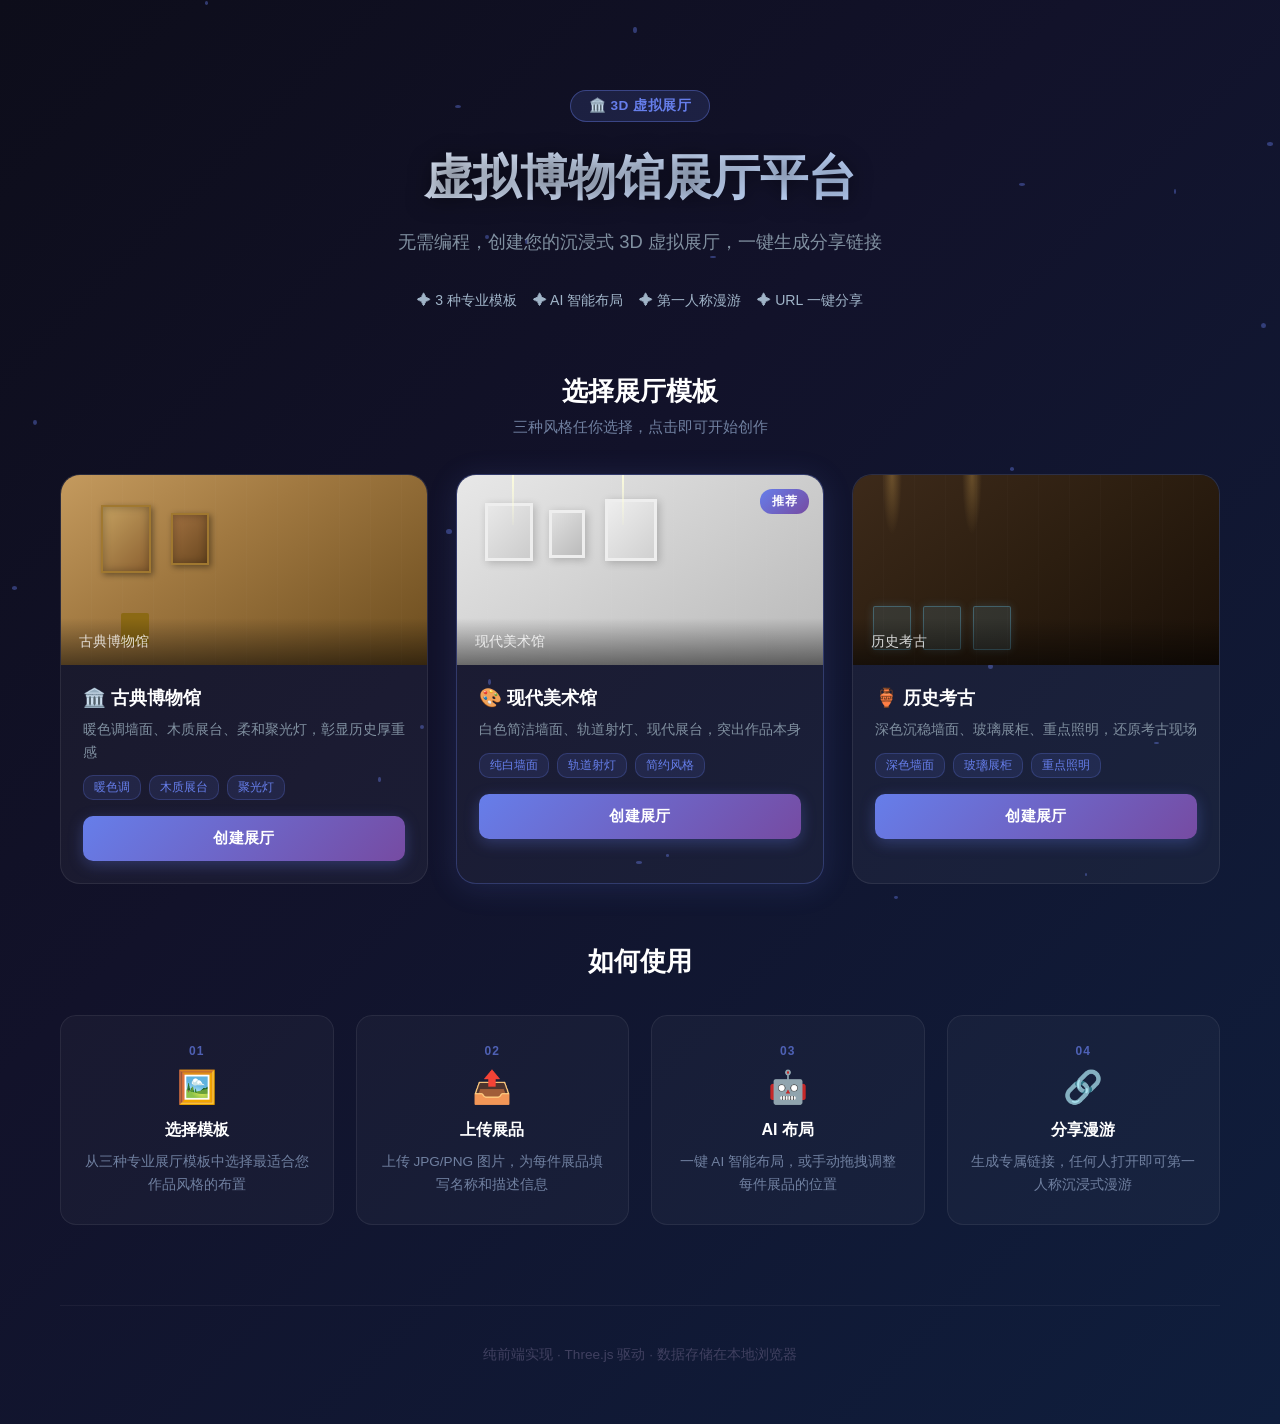
<file: index.html>
<!DOCTYPE html>
<html lang="zh-CN">
<head>
  <meta charset="UTF-8">
  <meta name="viewport" content="width=device-width, initial-scale=1.0">
  <title>虚拟博物馆展厅平台</title>
  <link rel="stylesheet" href="css/main.css">
</head>
<body>
  <!-- 背景粒子效果 -->
  <div class="bg-particles" id="bgParticles"></div>

  <div class="container">
    <header class="header">
      <div class="header-badge">🏛️ 3D 虚拟展厅</div>
      <h1>虚拟博物馆展厅平台</h1>
      <p class="subtitle">无需编程，创建您的沉浸式 3D 虚拟展厅，一键生成分享链接</p>
      <div class="header-features">
        <span class="feature-tag">✦ 3 种专业模板</span>
        <span class="feature-tag">✦ AI 智能布局</span>
        <span class="feature-tag">✦ 第一人称漫游</span>
        <span class="feature-tag">✦ URL 一键分享</span>
      </div>
    </header>

    <main class="main-content">
      <section class="templates-section">
        <h2>选择展厅模板</h2>
        <p class="section-subtitle">三种风格任你选择，点击即可开始创作</p>
        <div class="templates-grid">
          <!-- 古典博物馆 -->
          <div class="template-card" data-template="classical">
            <div class="template-preview template-classical">
              <div class="preview-scene preview-classical-scene">
                <div class="preview-wall"></div>
                <div class="preview-frame f1"></div>
                <div class="preview-frame f2"></div>
                <div class="preview-pedestal p1"></div>
              </div>
              <div class="preview-overlay">
                <span class="preview-label">古典博物馆</span>
              </div>
            </div>
            <div class="template-info">
              <h3>🏛️ 古典博物馆</h3>
              <p>暖色调墙面、木质展台、柔和聚光灯，彰显历史厚重感</p>
              <div class="template-tags">
                <span class="tag">暖色调</span>
                <span class="tag">木质展台</span>
                <span class="tag">聚光灯</span>
              </div>
            </div>
            <button class="btn btn-primary select-template">创建展厅</button>
          </div>

          <!-- 现代美术馆 -->
          <div class="template-card featured" data-template="modern">
            <div class="card-badge">推荐</div>
            <div class="template-preview template-modern">
              <div class="preview-scene preview-modern-scene">
                <div class="preview-wall"></div>
                <div class="preview-frame f1"></div>
                <div class="preview-frame f2"></div>
                <div class="preview-frame f3"></div>
                <div class="preview-spotlight sl1"></div>
                <div class="preview-spotlight sl2"></div>
              </div>
              <div class="preview-overlay">
                <span class="preview-label">现代美术馆</span>
              </div>
            </div>
            <div class="template-info">
              <h3>🎨 现代美术馆</h3>
              <p>白色简洁墙面、轨道射灯、现代展台，突出作品本身</p>
              <div class="template-tags">
                <span class="tag">纯白墙面</span>
                <span class="tag">轨道射灯</span>
                <span class="tag">简约风格</span>
              </div>
            </div>
            <button class="btn btn-primary select-template">创建展厅</button>
          </div>

          <!-- 历史考古 -->
          <div class="template-card" data-template="archaeological">
            <div class="template-preview template-archaeological">
              <div class="preview-scene preview-arch-scene">
                <div class="preview-wall"></div>
                <div class="preview-glass g1"></div>
                <div class="preview-glass g2"></div>
                <div class="preview-glass g3"></div>
                <div class="preview-light-beam lb1"></div>
                <div class="preview-light-beam lb2"></div>
              </div>
              <div class="preview-overlay">
                <span class="preview-label">历史考古</span>
              </div>
            </div>
            <div class="template-info">
              <h3>🏺 历史考古</h3>
              <p>深色沉稳墙面、玻璃展柜、重点照明，还原考古现场</p>
              <div class="template-tags">
                <span class="tag">深色墙面</span>
                <span class="tag">玻璃展柜</span>
                <span class="tag">重点照明</span>
              </div>
            </div>
            <button class="btn btn-primary select-template">创建展厅</button>
          </div>
        </div>
      </section>

      <!-- 草稿区域 -->
      <section class="draft-section" id="draftSection" style="display: none;">
        <div class="draft-icon">📋</div>
        <h2>继续编辑</h2>
        <div class="draft-card">
          <p>您有一个未完成的展厅草稿</p>
          <p class="draft-info" id="draftInfo"></p>
          <div class="draft-actions">
            <button class="btn btn-secondary" id="continueDraft">继续编辑</button>
            <button class="btn btn-ghost" id="discardDraft">丢弃草稿</button>
          </div>
        </div>
      </section>

      <!-- 使用说明 -->
      <section class="howto-section">
        <h2>如何使用</h2>
        <div class="steps-grid">
          <div class="step-card">
            <div class="step-number">01</div>
            <div class="step-icon">🖼️</div>
            <h3>选择模板</h3>
            <p>从三种专业展厅模板中选择最适合您作品风格的布置</p>
          </div>
          <div class="step-card">
            <div class="step-number">02</div>
            <div class="step-icon">📤</div>
            <h3>上传展品</h3>
            <p>上传 JPG/PNG 图片，为每件展品填写名称和描述信息</p>
          </div>
          <div class="step-card">
            <div class="step-number">03</div>
            <div class="step-icon">🤖</div>
            <h3>AI 布局</h3>
            <p>一键 AI 智能布局，或手动拖拽调整每件展品的位置</p>
          </div>
          <div class="step-card">
            <div class="step-number">04</div>
            <div class="step-icon">🔗</div>
            <h3>分享漫游</h3>
            <p>生成专属链接，任何人打开即可第一人称沉浸式漫游</p>
          </div>
        </div>
      </section>
    </main>

    <footer class="footer">
      <p>纯前端实现 · Three.js 驱动 · 数据存储在本地浏览器</p>
    </footer>
  </div>

  <script src="js/utils/Storage.js"></script>
  <script src="js/app.js"></script>
  <script>
    // 丢弃草稿按钮
    const discardBtn = document.getElementById('discardDraft');
    if (discardBtn) {
      discardBtn.addEventListener('click', () => {
        if (confirm('确定要丢弃草稿吗？')) {
          Storage.clearDraft();
          document.getElementById('draftSection').style.display = 'none';
        }
      });
    }

    // 背景粒子
    (function() {
      const container = document.getElementById('bgParticles');
      if (!container) return;
      for (let i = 0; i < 30; i++) {
        const dot = document.createElement('div');
        dot.className = 'particle';
        dot.style.cssText = `
          left: ${Math.random() * 100}%;
          top: ${Math.random() * 100}%;
          width: ${Math.random() * 4 + 2}px;
          height: ${Math.random() * 4 + 2}px;
          animation-delay: ${Math.random() * 6}s;
          animation-duration: ${Math.random() * 4 + 4}s;
        `;
        container.appendChild(dot);
      }
    })();
  </script>
</body>
</html>
</file>
<file: css/main.css>
/* ============================================
   基础样式重置
   ============================================ */
* {
  margin: 0;
  padding: 0;
  box-sizing: border-box;
}

body {
  font-family: -apple-system, BlinkMacSystemFont, "Segoe UI", Roboto, "Helvetica Neue", Arial, "PingFang SC", "Microsoft YaHei", sans-serif;
  background: linear-gradient(135deg, #0d0d1a 0%, #12122a 40%, #0f1e3d 100%);
  min-height: 100vh;
  color: #e0e0e0;
  position: relative;
  overflow-x: hidden;
}

/* 背景粒子 */
.bg-particles {
  position: fixed;
  top: 0;
  left: 0;
  width: 100%;
  height: 100%;
  pointer-events: none;
  z-index: 0;
}

.particle {
  position: absolute;
  background: rgba(102, 126, 234, 0.4);
  border-radius: 50%;
  animation: floatParticle linear infinite;
}

@keyframes floatParticle {
  0% { transform: translateY(0) scale(1); opacity: 0.6; }
  50% { opacity: 1; }
  100% { transform: translateY(-60px) scale(0.5); opacity: 0; }
}

.container {
  max-width: 1200px;
  margin: 0 auto;
  padding: 20px;
  position: relative;
  z-index: 1;
}

/* ============================================
   头部样式
   ============================================ */
.header {
  text-align: center;
  padding: 70px 20px 50px;
}

.header-badge {
  display: inline-block;
  background: rgba(102, 126, 234, 0.15);
  border: 1px solid rgba(102, 126, 234, 0.4);
  color: #667eea;
  font-size: 0.85rem;
  font-weight: 600;
  padding: 6px 18px;
  border-radius: 20px;
  margin-bottom: 24px;
  letter-spacing: 0.5px;
}

.header h1 {
  font-size: 3rem;
  font-weight: 700;
  color: #ffffff;
  margin-bottom: 16px;
  text-shadow: 0 2px 20px rgba(0, 0, 0, 0.5);
  background: linear-gradient(135deg, #ffffff 0%, #a0c4ff 100%);
  -webkit-background-clip: text;
  -webkit-text-fill-color: transparent;
  background-clip: text;
}

.header .subtitle {
  font-size: 1.15rem;
  color: #8090a0;
  font-weight: 300;
  max-width: 560px;
  margin: 0 auto 30px;
  line-height: 1.7;
}

.header-features {
  display: flex;
  gap: 16px;
  justify-content: center;
  flex-wrap: wrap;
}

.feature-tag {
  font-size: 0.88rem;
  color: #a0b4c8;
  padding: 4px 0;
}

/* ============================================
   主内容区
   ============================================ */
.main-content {
  padding: 10px 0 40px;
}

/* 模板区标题 */
.templates-section h2,
.howto-section h2 {
  text-align: center;
  font-size: 1.6rem;
  margin-bottom: 8px;
  color: #ffffff;
  font-weight: 600;
}

.section-subtitle {
  text-align: center;
  color: #7080a0;
  font-size: 0.95rem;
  margin-bottom: 36px;
}

/* ============================================
   模板网格
   ============================================ */
.templates-grid {
  display: grid;
  grid-template-columns: repeat(auto-fit, minmax(320px, 1fr));
  gap: 28px;
  margin-bottom: 60px;
}

/* ============================================
   模板卡片
   ============================================ */
.template-card {
  background: rgba(255, 255, 255, 0.04);
  border-radius: 20px;
  overflow: hidden;
  border: 1px solid rgba(255, 255, 255, 0.08);
  transition: transform 0.35s ease, box-shadow 0.35s ease, border-color 0.35s ease;
  position: relative;
}

.template-card:hover {
  transform: translateY(-8px);
  box-shadow: 0 20px 60px rgba(0, 0, 0, 0.4);
  border-color: rgba(102, 126, 234, 0.35);
}

.template-card.featured {
  border-color: rgba(102, 126, 234, 0.3);
  box-shadow: 0 4px 30px rgba(102, 126, 234, 0.15);
}

.card-badge {
  position: absolute;
  top: 14px;
  right: 14px;
  background: linear-gradient(135deg, #667eea, #764ba2);
  color: #fff;
  font-size: 0.75rem;
  font-weight: 700;
  padding: 4px 12px;
  border-radius: 12px;
  z-index: 10;
  letter-spacing: 0.5px;
}

/* 模板预览区 */
.template-preview {
  height: 190px;
  width: 100%;
  position: relative;
  overflow: hidden;
}

/* 预览覆盖层 */
.preview-overlay {
  position: absolute;
  bottom: 0;
  left: 0;
  right: 0;
  padding: 14px 18px;
  background: linear-gradient(0deg, rgba(0,0,0,0.5) 0%, transparent 100%);
}

.preview-label {
  font-size: 0.85rem;
  color: rgba(255,255,255,0.8);
  font-weight: 500;
}

/* 三种模板背景 */
.template-classical {
  background: linear-gradient(145deg, #c49a5e 0%, #a07840 40%, #6b4c1e 100%);
}

.template-modern {
  background: linear-gradient(145deg, #e8e8e8 0%, #d0d0d0 50%, #b8b8b8 100%);
}

.template-archaeological {
  background: linear-gradient(145deg, #3d2a1a 0%, #2c1e10 50%, #1a1008 100%);
}

/* 预览场景元素 */
.preview-scene {
  position: absolute;
  inset: 0;
  overflow: hidden;
}

/* 古典 */
.preview-wall {
  position: absolute;
  inset: 0;
  opacity: 0.1;
  background: repeating-linear-gradient(
    90deg, transparent 0px, transparent 30px, rgba(255,255,255,0.15) 30px, rgba(255,255,255,0.15) 31px
  );
}

.preview-classical-scene .preview-frame {
  position: absolute;
  background: #8b6914;
  border: 2px solid #a07830;
  box-shadow: inset 0 0 8px rgba(0,0,0,0.3), 2px 2px 6px rgba(0,0,0,0.4);
}
.preview-classical-scene .f1 { width: 50px; height: 68px; top: 30px; left: 40px; background: linear-gradient(135deg, #c4a060, #8b6030); }
.preview-classical-scene .f2 { width: 38px; height: 52px; top: 38px; left: 110px; background: linear-gradient(135deg, #a07040, #6b4820); }
.preview-classical-scene .preview-pedestal { position: absolute; background: #8b6914; border-radius: 2px; }
.preview-classical-scene .p1 { width: 28px; height: 32px; bottom: 20px; left: 60px; }

/* 现代 */
.preview-modern-scene .preview-frame {
  position: absolute;
  background: #ddd;
  border: 3px solid #eee;
  box-shadow: 2px 2px 8px rgba(0,0,0,0.2);
}
.preview-modern-scene .f1 { width: 48px; height: 58px; top: 28px; left: 28px; background: linear-gradient(135deg, #e8e8e8, #ccc); }
.preview-modern-scene .f2 { width: 36px; height: 48px; top: 35px; left: 92px; background: linear-gradient(135deg, #e0e0e0, #bbb); }
.preview-modern-scene .f3 { width: 52px; height: 62px; top: 24px; left: 148px; background: linear-gradient(135deg, #eee, #d0d0d0); }
.preview-spotlight {
  position: absolute;
  width: 2px;
  background: linear-gradient(180deg, rgba(255,255,220,0.9) 0%, rgba(255,255,200,0.1) 100%);
  top: 0;
}
.preview-modern-scene .sl1 { height: 50px; left: 55px; }
.preview-modern-scene .sl2 { height: 50px; left: 165px; }

/* 考古 */
.preview-arch-scene .preview-glass {
  position: absolute;
  bottom: 15px;
  background: rgba(100,180,220,0.15);
  border: 1px solid rgba(100,200,240,0.3);
  box-shadow: 0 0 10px rgba(100,180,220,0.2);
  border-radius: 2px;
}
.preview-arch-scene .g1 { width: 38px; height: 44px; left: 20px; }
.preview-arch-scene .g2 { width: 38px; height: 44px; left: 70px; }
.preview-arch-scene .g3 { width: 38px; height: 44px; left: 120px; }

.preview-light-beam {
  position: absolute;
  top: 0;
  width: 20px;
  height: 60px;
  background: radial-gradient(ellipse at top, rgba(255,200,100,0.25) 0%, transparent 70%);
}
.preview-arch-scene .lb1 { left: 29px; }
.preview-arch-scene .lb2 { left: 109px; }

/* 模板信息区 */
.template-info {
  padding: 20px 22px 12px;
}

.template-card .btn {
  display: block;
  margin: 4px 22px 22px;
  width: calc(100% - 44px);
}

.template-info h3 {
  font-size: 1.15rem;
  color: #ffffff;
  margin-bottom: 8px;
  font-weight: 600;
}

.template-info p {
  font-size: 0.88rem;
  color: #8090a0;
  line-height: 1.6;
  margin-bottom: 12px;
}

.template-tags {
  display: flex;
  gap: 8px;
  flex-wrap: wrap;
}

.tag {
  font-size: 0.75rem;
  color: #667eea;
  background: rgba(102, 126, 234, 0.12);
  border: 1px solid rgba(102, 126, 234, 0.25);
  padding: 3px 10px;
  border-radius: 10px;
}

/* ============================================
   按钮样式
   ============================================ */
.btn {
  display: inline-block;
  padding: 12px 24px;
  font-size: 0.95rem;
  font-weight: 600;
  border: none;
  border-radius: 10px;
  cursor: pointer;
  transition: all 0.25s ease;
  text-align: center;
  width: 100%;
  letter-spacing: 0.3px;
}

.btn-primary {
  background: linear-gradient(135deg, #667eea 0%, #764ba2 100%);
  color: #ffffff;
  box-shadow: 0 4px 15px rgba(102, 126, 234, 0.3);
}

.btn-primary:hover {
  background: linear-gradient(135deg, #7b92f0 0%, #8a5cb8 100%);
  box-shadow: 0 6px 25px rgba(102, 126, 234, 0.45);
  transform: translateY(-1px);
}

.btn-secondary {
  background: rgba(255, 255, 255, 0.08);
  color: #ffffff;
  border: 1px solid rgba(255, 255, 255, 0.15);
}

.btn-secondary:hover {
  background: rgba(255, 255, 255, 0.14);
  border-color: rgba(255, 255, 255, 0.25);
}

.btn-ghost {
  background: transparent;
  color: #7080a0;
  border: 1px solid rgba(255, 255, 255, 0.08);
  padding: 12px 24px;
  font-size: 0.9rem;
  border-radius: 10px;
  cursor: pointer;
  transition: all 0.2s ease;
}

.btn-ghost:hover {
  color: #e05060;
  border-color: rgba(220, 50, 60, 0.3);
  background: rgba(220, 50, 60, 0.08);
}

/* ============================================
   草稿区域
   ============================================ */
.draft-section {
  background: rgba(255, 255, 255, 0.04);
  border-radius: 20px;
  padding: 36px;
  text-align: center;
  border: 1px solid rgba(102, 126, 234, 0.2);
  margin-bottom: 50px;
}

.draft-icon {
  font-size: 2rem;
  margin-bottom: 12px;
}

.draft-section h2 {
  margin-bottom: 16px;
  color: #ffffff;
  font-size: 1.3rem;
}

.draft-card p {
  color: #8090a0;
  margin-bottom: 8px;
}

.draft-info {
  font-size: 0.88rem;
  color: #5a6a80;
  margin-bottom: 24px !important;
}

.draft-actions {
  display: flex;
  gap: 14px;
  justify-content: center;
}

.draft-actions .btn-secondary {
  width: auto;
  padding: 12px 32px;
}

/* ============================================
   使用说明区
   ============================================ */
.howto-section {
  margin-top: 20px;
}

.howto-section h2 {
  margin-bottom: 36px;
}

.steps-grid {
  display: grid;
  grid-template-columns: repeat(auto-fit, minmax(200px, 1fr));
  gap: 22px;
}

.step-card {
  background: rgba(255, 255, 255, 0.03);
  border: 1px solid rgba(255, 255, 255, 0.07);
  border-radius: 16px;
  padding: 28px 22px;
  text-align: center;
  transition: transform 0.25s ease, border-color 0.25s ease;
  position: relative;
  overflow: hidden;
}

.step-card::before {
  content: '';
  position: absolute;
  top: 0;
  left: 0;
  right: 0;
  height: 2px;
  background: linear-gradient(90deg, #667eea, #764ba2);
  opacity: 0;
  transition: opacity 0.25s ease;
}

.step-card:hover {
  transform: translateY(-4px);
  border-color: rgba(102, 126, 234, 0.25);
}

.step-card:hover::before {
  opacity: 1;
}

.step-number {
  font-size: 0.75rem;
  font-weight: 700;
  color: #667eea;
  letter-spacing: 1px;
  margin-bottom: 10px;
  opacity: 0.7;
}

.step-icon {
  font-size: 2rem;
  margin-bottom: 14px;
  display: block;
}

.step-card h3 {
  font-size: 1rem;
  color: #fff;
  margin-bottom: 10px;
  font-weight: 600;
}

.step-card p {
  font-size: 0.85rem;
  color: #7080a0;
  line-height: 1.65;
}

/* ============================================
   页脚
   ============================================ */
.footer {
  text-align: center;
  padding: 40px 20px;
  color: #404060;
  font-size: 0.85rem;
  border-top: 1px solid rgba(255, 255, 255, 0.05);
  margin-top: 40px;
}

/* ============================================
   响应式设计
   ============================================ */
@media (max-width: 768px) {
  .header h1 {
    font-size: 2rem;
  }

  .header .subtitle {
    font-size: 1rem;
  }

  .header-features {
    gap: 10px;
  }

  .templates-grid {
    grid-template-columns: 1fr;
    max-width: 420px;
    margin: 0 auto 50px;
  }

  .steps-grid {
    grid-template-columns: repeat(2, 1fr);
  }
  
  .draft-actions {
    flex-direction: column;
    align-items: center;
  }
}

@media (max-width: 480px) {
  .steps-grid {
    grid-template-columns: 1fr;
  }
}
</file>
